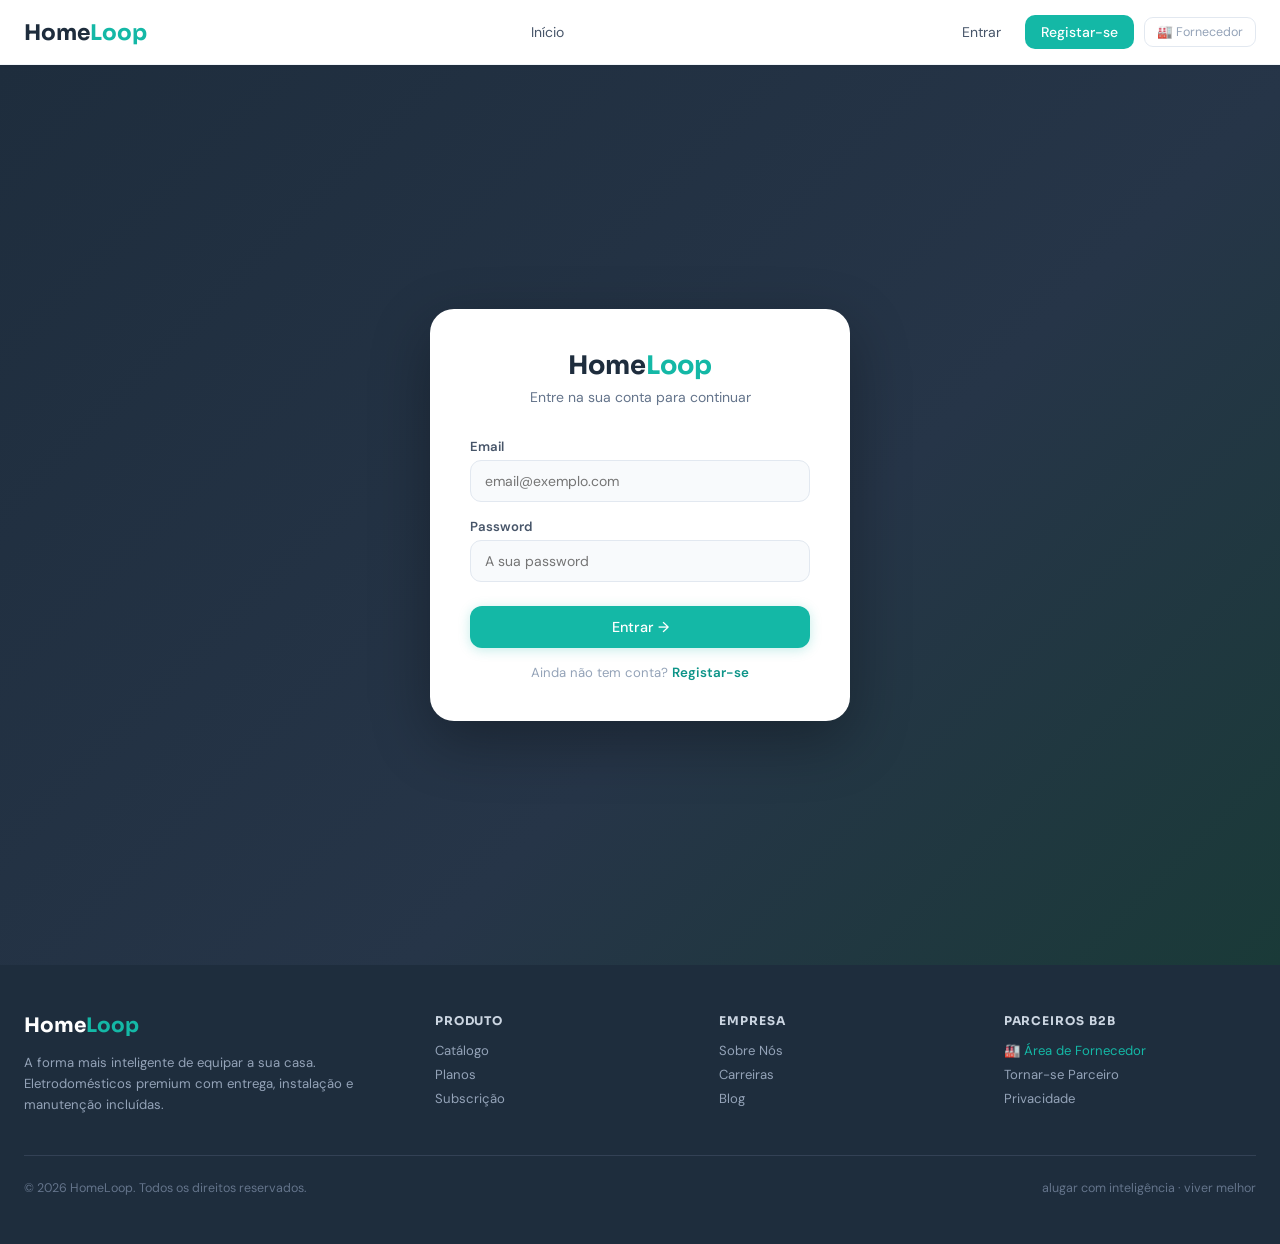
<file: index.html>
<!DOCTYPE html>
<html lang="pt">
<head>
  <meta charset="UTF-8"/>
  <meta name="viewport" content="width=device-width, initial-scale=1.0"/>
  <title>HomeLoop — Eletrodomésticos como Serviço</title>
  <link rel="stylesheet" href="css/style.css"/>
  <style>
    @keyframes pulse{0%,100%{opacity:1}50%{opacity:.5}}
    .nb-cta{background:var(--teal);color:white;padding:8px 16px;border-radius:10px;font-size:.875rem;cursor:pointer;border:none;transition:background .15s}
    .nb-cta:hover{background:var(--teal-d)}
  </style>
</head>
<body>
  <div id="navbar-root"></div>

  <!-- PÁGINAS CLIENTE (B2C) -->
  <div id="page-home"         class="page"></div>
  <div id="page-login"        class="page"></div>
  <div id="page-register"     class="page"></div>
  <div id="page-plans"        class="page"></div>
  <div id="page-appliances"   class="page"></div>
  <div id="page-subscription" class="page"></div>
  <div id="page-delivery"     class="page"></div>
  <div id="page-dashboard"    class="page"></div>

  <!-- PÁGINAS FORNECEDOR (B2B) -->
  <div id="page-supplier-login"     class="page"></div>
  <div id="page-supplier-dashboard" class="page"></div>

  <div id="footer-root"></div>

  <script src="js/data.js"></script>
  <script src="js/supplier.js"></script>
  <script src="js/app.js"></script>
  <script src="js/pages.js"></script>
  <script>
    document.getElementById('footer-root').innerHTML = renderFooter();
    updateNavbar();
    renderPage(location.pathname || '/');
  </script>
</body>
</html>
</file>
<file: css/style.css>
@import url('https://fonts.googleapis.com/css2?family=DM+Sans:ital,opsz,wght@0,9..40,400;0,9..40,500;0,9..40,600;1,9..40,400&family=Sora:wght@600;700&display=swap');

:root {
  --navy:#1E2D3D; --navy2:#263548;
  --teal:#14b8a6; --teal-d:#0d9488; --teal-l:#ccfbf1; --teal-m:#99f6e4;
  --gray-50:#f8fafc; --gray-100:#f1f5f9; --gray-200:#e2e8f0;
  --gray-400:#94a3b8; --gray-500:#64748b; --gray-600:#475569; --gray-700:#334155;
  --white:#ffffff; --red:#ef4444;
}
*{box-sizing:border-box;margin:0;padding:0}
body{font-family:'DM Sans',sans-serif;background:var(--gray-50);color:var(--gray-700);min-height:100vh;display:flex;flex-direction:column}
h1,h2,h3,h4{font-family:'Sora',sans-serif;color:var(--navy);font-weight:700}
a{text-decoration:none;color:inherit}
button{font-family:'DM Sans',sans-serif}

/* NAVBAR */
.navbar{position:sticky;top:0;z-index:100;background:rgba(255,255,255,0.97);backdrop-filter:blur(8px);border-bottom:1px solid var(--gray-100);box-shadow:0 1px 4px rgba(0,0,0,0.06)}
.nb-inner{max-width:1280px;margin:0 auto;padding:0 1.5rem;height:64px;display:flex;align-items:center;justify-content:space-between}
.nb-logo{font-family:'Sora',sans-serif;font-size:1.35rem;font-weight:700;color:var(--navy);cursor:pointer}
.nb-logo span{color:var(--teal)}
.nb-links{display:flex;align-items:center;gap:4px}
.nb-link{padding:8px 14px;border-radius:10px;font-size:0.875rem;color:var(--gray-600);cursor:pointer;transition:all .15s;background:none;border:none}
.nb-link:hover,.nb-link.active{background:var(--teal-l);color:var(--teal-d)}
.nb-right{display:flex;align-items:center;gap:10px}
.nb-user{font-size:0.85rem;color:var(--gray-500)}
.nb-user strong{color:var(--navy)}
.btn-logout{padding:7px 14px;border-radius:10px;font-size:0.8rem;border:1px solid var(--gray-200);background:none;color:var(--gray-500);cursor:pointer;transition:all .15s}
.btn-logout:hover{border-color:var(--red);color:var(--red)}
.nb-cart{position:relative;display:flex;align-items:center;gap:6px;background:var(--teal);color:white;padding:8px 16px;border-radius:10px;font-size:0.875rem;cursor:pointer;border:none;transition:background .15s}
.nb-cart:hover{background:var(--teal-d)}
.cart-badge{position:absolute;top:-7px;right:-7px;background:#f97316;color:white;width:20px;height:20px;border-radius:50%;font-size:0.7rem;font-weight:700;display:flex;align-items:center;justify-content:center}
.nb-burger{display:none;background:none;border:none;cursor:pointer;padding:8px;font-size:1.4rem}
.nb-mobile{display:none;background:white;border-top:1px solid var(--gray-100);padding:12px 16px}
.nb-mobile.open{display:block}
.nb-mobile button,.nb-mobile a{display:block;width:100%;text-align:left;padding:10px 12px;border-radius:10px;font-size:0.9rem;color:var(--gray-600);background:none;border:none;cursor:pointer;margin-bottom:2px}
.nb-mobile button:hover{background:var(--gray-50)}

/* PAGES */
.page{display:none}.page.active{display:block}

/* BUTTONS */
.btn{display:inline-flex;align-items:center;justify-content:center;gap:8px;padding:12px 24px;border-radius:12px;font-size:0.9rem;font-weight:500;cursor:pointer;border:none;transition:all .2s;font-family:'DM Sans',sans-serif}
.btn-primary{background:var(--teal);color:white;box-shadow:0 2px 12px rgba(20,184,166,.25)}
.btn-primary:hover{background:var(--teal-d);transform:translateY(-1px)}
.btn-primary:disabled{background:var(--gray-200);color:var(--gray-400);cursor:not-allowed;transform:none;box-shadow:none}
.btn-outline{background:white;color:var(--navy);border:1px solid var(--gray-200)}
.btn-outline:hover{border-color:var(--teal);color:var(--teal-d)}
.btn-ghost{background:rgba(255,255,255,.12);color:white;border:1px solid rgba(255,255,255,.2)}
.btn-ghost:hover{background:rgba(255,255,255,.2)}
.btn-danger{background:#fee2e2;color:var(--red);border:1px solid #fca5a5}
.btn-danger:hover{background:#fecaca}
.w-full{width:100%}

/* HERO */
.hero{background:linear-gradient(135deg,var(--navy) 0%,var(--navy2) 55%,#1a3a38 100%);padding:6rem 1.5rem;position:relative;overflow:hidden}
.hero::before,.hero::after{content:'';position:absolute;border-radius:50%;filter:blur(80px)}
.hero::before{top:4rem;left:18%;width:22rem;height:22rem;background:var(--teal);opacity:.07}
.hero::after{bottom:1rem;right:15%;width:18rem;height:18rem;background:var(--teal);opacity:.05}
.hero-inner{max-width:1280px;margin:0 auto;position:relative;z-index:1}
.hero-badge{display:inline-flex;align-items:center;gap:8px;background:rgba(20,184,166,.15);border:1px solid rgba(20,184,166,.3);border-radius:999px;padding:5px 14px;margin-bottom:1.25rem;color:#5eead4;font-size:.82rem}
.hero h1{font-size:clamp(2.2rem,5.5vw,4rem);color:white;line-height:1.1;margin-bottom:1.25rem}
.hero h1 span{color:var(--teal)}
.hero-desc{color:#cbd5e1;font-size:1rem;max-width:30rem;margin-bottom:2rem;line-height:1.7}
.hero-desc strong{color:white}
.hero-btns{display:flex;gap:12px;flex-wrap:wrap}
.hero-trust{display:flex;gap:1.5rem;margin-top:1.75rem;flex-wrap:wrap}
.hero-trust-item{display:flex;align-items:center;gap:6px;color:#94a3b8;font-size:.83rem}

/* STATS */
.stats-bar{background:white;border-bottom:1px solid var(--gray-100)}
.stats-inner{max-width:1280px;margin:0 auto;padding:1.75rem 1.5rem;display:grid;grid-template-columns:repeat(4,1fr);gap:1rem}
.stat-item{text-align:center}
.stat-val{font-family:'Sora',sans-serif;font-size:1.4rem;font-weight:700;color:var(--navy)}
.stat-lbl{font-size:.82rem;color:var(--gray-500);margin-top:3px}

/* SECTIONS */
.section{padding:4.5rem 1.5rem}
.sec-inner{max-width:1280px;margin:0 auto}
.sec-hdr{text-align:center;margin-bottom:3rem}
.sec-hdr h2{font-size:clamp(1.6rem,3.5vw,2.2rem);margin-bottom:.75rem}
.sec-hdr p{color:var(--gray-500);font-size:.95rem;max-width:34rem;margin:0 auto}

/* CARDS */
.card{background:white;border-radius:20px;border:1px solid var(--gray-100);box-shadow:0 1px 3px rgba(0,0,0,.05)}

/* BENEFIT GRID */
.benefit-grid{display:grid;grid-template-columns:repeat(4,1fr);gap:1.25rem}
.benefit-card{padding:1.5rem}
.benefit-icon{width:44px;height:44px;background:var(--teal-l);border-radius:12px;display:flex;align-items:center;justify-content:center;margin-bottom:.875rem;font-size:1.3rem}
.benefit-card h3{font-size:.95rem;margin-bottom:.4rem}
.benefit-card p{color:var(--gray-500);font-size:.82rem;line-height:1.55}

/* PLANS SECTION */
.plans-grid{display:grid;grid-template-columns:1fr 1fr;gap:1.5rem;max-width:700px;margin:0 auto}
.plan-card{border-radius:20px;border:2px solid var(--gray-200);background:white;overflow:hidden;cursor:pointer;transition:all .2s;position:relative}
.plan-card:hover{border-color:var(--teal);box-shadow:0 4px 20px rgba(20,184,166,.15);transform:translateY(-2px)}
.plan-card.selected{border-color:var(--teal);box-shadow:0 0 0 4px rgba(20,184,166,.15)}
.plan-card.selected::after{content:'✓ Selecionado';position:absolute;top:12px;right:12px;background:var(--teal);color:white;font-size:.72rem;font-weight:600;padding:3px 10px;border-radius:999px}
.plan-head{padding:1.5rem;background:linear-gradient(135deg,var(--navy),var(--navy2))}
.plan-head h3{color:white;font-size:1rem;margin-bottom:.25rem}
.plan-price-row{display:flex;align-items:flex-end;gap:6px;margin-top:.5rem}
.plan-price{font-family:'Sora',sans-serif;font-size:2.2rem;font-weight:700;color:white}
.plan-period{color:#94a3b8;margin-bottom:6px;font-size:.85rem}
.plan-body{padding:1.25rem}
.plan-feature{display:flex;align-items:flex-start;gap:8px;font-size:.85rem;color:var(--gray-600);margin-bottom:10px}
.plan-feature span:first-child{color:var(--teal);flex-shrink:0;font-size:1rem}

/* APPLIANCE GRID */
.app-grid{display:grid;grid-template-columns:repeat(3,1fr);gap:1.25rem}
.app-card{background:white;border-radius:18px;border:1.5px solid var(--gray-100);overflow:hidden;transition:all .25s}
.app-card:hover{transform:translateY(-3px);box-shadow:0 10px 28px rgba(0,0,0,.09)}
.app-card.selected{border-color:var(--teal);box-shadow:0 0 0 3px rgba(20,184,166,.18)}
.app-img{position:relative;height:190px;overflow:hidden}
.app-img img{width:100%;height:100%;object-fit:cover;transition:transform .5s}
.app-card:hover .app-img img{transform:scale(1.04)}
.app-cat{position:absolute;top:10px;left:10px;background:rgba(255,255,255,.92);backdrop-filter:blur(4px);border-radius:999px;padding:3px 11px;font-size:.72rem;color:var(--gray-600)}
.app-check{position:absolute;top:10px;right:10px;background:var(--teal);border-radius:50%;width:26px;height:26px;display:flex;align-items:center;justify-content:center;color:white;font-size:.85rem}
.app-body{padding:1.1rem}
.app-brand{font-size:.72rem;color:var(--teal-d);font-weight:600;margin-bottom:3px}
.app-name{font-size:.9rem;color:var(--navy);margin-bottom:5px}
.app-desc{font-size:.78rem;color:var(--gray-500);line-height:1.5;margin-bottom:.875rem}
.app-feats{display:flex;flex-wrap:wrap;gap:5px;margin-bottom:.875rem}
.app-feat{background:var(--gray-50);border:1px solid var(--gray-100);color:var(--gray-500);font-size:.68rem;padding:2px 9px;border-radius:7px}
.btn-add{width:100%;padding:9px;border-radius:11px;font-size:.82rem;font-weight:500;border:none;cursor:pointer;transition:all .2s;font-family:'DM Sans',sans-serif}
.btn-add.can-add{background:var(--teal);color:white}
.btn-add.can-add:hover{background:var(--teal-d)}
.btn-add.is-added{background:var(--teal-l);color:var(--teal-d);border:1px solid var(--teal-m)}
.btn-add.is-added:hover{background:#fee2e2;color:var(--red);border-color:#fca5a5}
.btn-add.is-full{background:var(--gray-100);color:var(--gray-400);cursor:not-allowed}
.btn-add.no-plan{background:var(--gray-100);color:var(--gray-400);cursor:not-allowed}

/* SEARCH/FILTER */
.filter-bar{display:flex;gap:12px;flex-wrap:wrap;margin-bottom:1.5rem;align-items:center}
.search-box{position:relative;flex:1;max-width:26rem}
.search-box input{width:100%;padding:9px 14px 9px 38px;border:1px solid var(--gray-200);border-radius:11px;font-size:.875rem;background:white;outline:none;transition:all .15s;font-family:'DM Sans',sans-serif;color:var(--gray-700)}
.search-box input:focus{border-color:var(--teal);box-shadow:0 0 0 3px rgba(20,184,166,.12)}
.search-icon{position:absolute;left:11px;top:50%;transform:translateY(-50%);color:var(--gray-400);font-size:.9rem}
.filter-pills{display:flex;gap:6px;flex-wrap:wrap}
.fpill{padding:7px 14px;border-radius:10px;font-size:.82rem;cursor:pointer;border:1px solid var(--gray-200);background:white;color:var(--gray-600);transition:all .15s;font-family:'DM Sans',sans-serif}
.fpill:hover{border-color:var(--teal);color:var(--teal-d)}
.fpill.active{background:var(--teal);color:white;border-color:var(--teal)}

/* PROGRESS BAR */
.prog-wrap{display:flex;align-items:center;gap:14px;flex-wrap:wrap;margin-top:1rem}
.prog-bar-track{flex:1;max-width:22rem;height:8px;background:var(--gray-100);border-radius:999px;overflow:hidden}
.prog-bar-fill{height:100%;background:linear-gradient(90deg,#2dd4bf,var(--teal));border-radius:999px;transition:width .5s}

/* STICKY BAR */
.sticky-bar{position:fixed;bottom:0;left:0;right:0;background:white;border-top:1px solid var(--gray-200);box-shadow:0 -4px 14px rgba(0,0,0,.08);z-index:50;display:none}
.sticky-bar.show{display:block}
.sticky-inner{max-width:1280px;margin:0 auto;padding:14px 1.5rem;display:flex;align-items:center;justify-content:space-between;gap:12px}

/* PAGE HEADER */
.ph{background:white;border-bottom:1px solid var(--gray-100)}
.ph-inner{max-width:1280px;margin:0 auto;padding:2.5rem 1.5rem}
.ph h1{font-size:clamp(1.6rem,3.5vw,2.2rem);margin-bottom:.4rem}
.ph p{color:var(--gray-500);font-size:.95rem}

/* PAGE CONTENT */
.pc{max-width:1280px;margin:0 auto;padding:2rem 1.5rem}

/* SUBSCRIPTION */
.sub-grid{display:grid;grid-template-columns:1fr 360px;gap:2rem}
.slot-row{display:grid;grid-template-columns:repeat(8,1fr);gap:5px;margin-top:10px}
.slot{height:34px;border-radius:9px;display:flex;align-items:center;justify-content:center;font-size:.95rem;transition:all .2s}
.slot.filled{background:var(--teal-l);border:2px solid var(--teal-m)}
.slot.empty{background:var(--gray-50);border:2px dashed var(--gray-200);color:var(--gray-300);font-size:.8rem}
.plan-head-card{background:linear-gradient(135deg,var(--navy),var(--navy2));padding:1.5rem;border-radius:20px 20px 0 0}

/* DELIVERY */
.del-grid{display:grid;grid-template-columns:1fr 300px;gap:2rem}
.cal-nav{display:flex;align-items:center;justify-content:space-between;margin-bottom:1.25rem}
.cal-grid{display:grid;grid-template-columns:repeat(7,1fr);gap:3px}
.cal-dn{text-align:center;font-size:.72rem;color:var(--gray-400);padding:7px 0}
.cal-day{aspect-ratio:1;border-radius:9px;font-size:.82rem;display:flex;align-items:center;justify-content:center;cursor:pointer;transition:all .15s;border:none;background:none;font-family:'DM Sans',sans-serif}
.cal-day:hover:not(:disabled){background:var(--teal-l);color:var(--teal-d)}
.cal-day.sel{background:var(--teal);color:white;box-shadow:0 2px 8px rgba(20,184,166,.35)}
.cal-day:disabled{color:var(--gray-200);cursor:not-allowed}
.ts-grid{display:grid;grid-template-columns:repeat(2,1fr);gap:8px}
.ts-btn{padding:10px;border:1px solid var(--gray-200);border-radius:11px;font-size:.82rem;cursor:pointer;transition:all .15s;background:white;font-family:'DM Sans',sans-serif;color:var(--gray-600)}
.ts-btn:hover{border-color:var(--teal);background:var(--teal-l)}
.ts-btn.sel{border-color:var(--teal);background:var(--teal-l);color:var(--teal-d)}

/* DASHBOARD */
.dash-hero{background:linear-gradient(135deg,var(--navy),var(--navy2));padding:2.25rem 1.5rem}
.dash-inner{max-width:1280px;margin:0 auto}
.kpi-grid{display:grid;grid-template-columns:repeat(4,1fr);gap:12px;margin-top:1.75rem}
.kpi{background:rgba(255,255,255,.1);backdrop-filter:blur(4px);border:1px solid rgba(255,255,255,.1);border-radius:16px;padding:1rem}
.kpi-icon{color:var(--teal);margin-bottom:6px;font-size:1.1rem}
.kpi-val{color:white;font-family:'Sora',sans-serif;font-size:1.25rem;font-weight:700}
.kpi-lbl{color:#cbd5e1;font-size:.72rem;margin-top:3px}

/* LOGIN */
.login-screen{min-height:100vh;display:flex;align-items:center;justify-content:center;background:linear-gradient(135deg,var(--navy) 0%,var(--navy2) 60%,#1a3a38 100%);padding:1.5rem}
.login-box{background:white;border-radius:24px;padding:2.5rem;width:100%;max-width:420px;box-shadow:0 20px 60px rgba(0,0,0,.3)}
.login-logo{font-family:'Sora',sans-serif;font-size:1.6rem;font-weight:700;color:var(--navy);text-align:center;margin-bottom:.4rem}
.login-logo span{color:var(--teal)}
.login-sub{text-align:center;color:var(--gray-500);font-size:.875rem;margin-bottom:2rem}
.field{margin-bottom:1rem}
.field label{display:block;font-size:.82rem;font-weight:600;color:var(--gray-600);margin-bottom:5px}
.field input{width:100%;padding:11px 14px;border:1px solid var(--gray-200);border-radius:11px;font-size:.875rem;font-family:'DM Sans',sans-serif;color:var(--gray-700);outline:none;transition:all .15s}
.field input:focus{border-color:var(--teal);box-shadow:0 0 0 3px rgba(20,184,166,.12)}
.login-err{background:#fee2e2;color:var(--red);border:1px solid #fca5a5;border-radius:10px;padding:10px 14px;font-size:.82rem;margin-bottom:1rem;display:none}
.login-err.show{display:block}
.login-hint{text-align:center;color:var(--gray-400);font-size:.78rem;margin-top:1rem}
.login-hint strong{color:var(--gray-500)}

/* SUCCESS */
.success-wrap{display:flex;align-items:center;justify-content:center;min-height:65vh;padding:2rem}
.success-box{background:white;border-radius:24px;padding:2.75rem;max-width:28rem;width:100%;text-align:center;border:1px solid var(--gray-100);box-shadow:0 4px 24px rgba(0,0,0,.08)}
.success-icon{width:76px;height:76px;background:var(--teal-l);border-radius:50%;display:flex;align-items:center;justify-content:center;margin:0 auto 1.5rem;font-size:2.2rem}

/* INFO BANNER */
.info-banner{border-radius:14px;padding:.875rem 1rem;font-size:.83rem;line-height:1.55;display:flex;gap:10px;align-items:flex-start}
.info-blue{background:#eff6ff;border:1px solid #bfdbfe;color:#1d4ed8}
.info-teal{background:var(--teal-l);border:1px solid var(--teal-m);color:var(--teal-d)}
.info-amber{background:#fffbeb;border:1px solid #fde68a;color:#92400e}

/* FORMS */
input[type=text],textarea{width:100%;padding:11px 14px;border:1px solid var(--gray-200);border-radius:11px;font-size:.875rem;color:var(--gray-700);background:var(--gray-50);outline:none;transition:all .15s;font-family:'DM Sans',sans-serif}
input[type=text]:focus,textarea:focus{border-color:var(--teal);box-shadow:0 0 0 3px rgba(20,184,166,.12);background:white}
textarea{resize:none}

/* BADGE */
.badge{display:inline-flex;align-items:center;gap:4px;padding:2px 9px;border-radius:999px;font-size:.72rem;border:1px solid}
.bg-green{background:#f0fdf4;color:#16a34a;border-color:#bbf7d0}
.bg-blue{background:#eff6ff;color:#2563eb;border-color:#bfdbfe}
.bg-orange{background:#fff7ed;color:#ea580c;border-color:#fed7aa}
.bg-teal{background:var(--teal-l);color:var(--teal-d);border-color:var(--teal-m)}

/* UTIL */
.flex{display:flex}.frow{flex-direction:row}.fcol{flex-direction:column}
.items-center{align-items:center}.justify-between{justify-content:space-between}.justify-center{justify-content:center}
.gap-2{gap:8px}.gap-3{gap:12px}.gap-4{gap:16px}.flex-1{flex:1}.flex-shrink-0{flex-shrink:0}
.text-sm{font-size:.875rem}.text-xs{font-size:.75rem}.text-teal{color:var(--teal-d)}.text-gray{color:var(--gray-500)}.text-navy{color:var(--navy)}.text-red{color:var(--red)}
.fw-600{font-weight:600}.text-center{text-align:center}
.mt-1{margin-top:4px}.mt-2{margin-top:8px}.mt-3{margin-top:12px}.mt-4{margin-top:16px}.mt-6{margin-top:24px}.mt-8{margin-top:32px}
.mb-1{margin-bottom:4px}.mb-2{margin-bottom:8px}.mb-3{margin-bottom:12px}.mb-4{margin-bottom:16px}.mb-6{margin-bottom:24px}
.p-4{padding:16px}.p-5{padding:20px}.p-6{padding:24px}
.truncate{white-space:nowrap;overflow:hidden;text-overflow:ellipsis}
@keyframes pulse{0%,100%{opacity:1}50%{opacity:.5}}
.pulse{animation:pulse 2s infinite}

/* RESPONSIVE */
@media(max-width:1024px){
  .benefit-grid{grid-template-columns:repeat(2,1fr)}
  .app-grid{grid-template-columns:repeat(2,1fr)}
  .kpi-grid{grid-template-columns:repeat(2,1fr)}
  .sub-grid,.del-grid{grid-template-columns:1fr}
  .plans-grid{grid-template-columns:1fr 1fr;max-width:100%}
}
@media(max-width:768px){
  .nb-links,.nb-right{display:none}
  .nb-burger{display:flex}
  .app-grid{grid-template-columns:1fr}
  .stats-inner{grid-template-columns:repeat(2,1fr)}
  .benefit-grid{grid-template-columns:1fr}
  .plans-grid{grid-template-columns:1fr}
  .hero{padding:3.5rem 1.5rem}
  .ts-grid{grid-template-columns:1fr}
  .slot-row{grid-template-columns:repeat(4,1fr)}
}

/* ═══════════════════════════════════════════════════════
   SUPPLIER / B2B PORTAL STYLES
   CR-02: Área reservada para parceiros/fornecedores
═══════════════════════════════════════════════════════ */

/* Supplier header override */
.sup-header {
  background: linear-gradient(135deg,#0f2027,#203a43,#2c5364);
}

/* Tab bar sticky */
.sup-tab-bar {
  background: white;
  border-bottom: 1px solid var(--gray-100);
  position: sticky;
  top: 0;
  z-index: 40;
  overflow-x: auto;
}

/* Mini bar chart bars */
.bar-mini {
  transition: height .4s ease, background .2s;
}
.bar-mini:hover {
  filter: brightness(1.1);
}

/* Finance table row hover */
table tbody tr:hover {
  background: var(--teal-l) !important;
  transition: background .15s;
}

/* Equipment condition badges */
.cond-excellent { background:#f0fdf4; color:#16a34a; border-color:#bbf7d0; }
.cond-good      { background:var(--teal-l); color:var(--teal-d); border-color:var(--teal-m); }
.cond-fair      { background:#fffbeb; color:#d97706; border-color:#fde68a; }
.cond-bad       { background:#fee2e2; color:var(--red); border-color:#fca5a5; }
.cond-new       { background:#eff6ff; color:#2563eb; border-color:#bfdbfe; }

/* Breakdown card open state */
.breakdown-open {
  border-left: 3px solid #f97316;
}
.breakdown-resolved {
  border-left: 3px solid #16a34a;
  opacity: .72;
}

/* Order status pills */
.order-pending   { background:#fff7ed; color:#ea580c; border-color:#fed7aa; }
.order-confirmed { background:var(--teal-l); color:var(--teal-d); border-color:var(--teal-m); }
.order-delivered { background:#f0fdf4; color:#16a34a; border-color:#bbf7d0; }

/* Anonymous comparison card */
.anon-comparison {
  background: linear-gradient(135deg, var(--navy), var(--navy2));
  border-radius: 18px;
  padding: 1.4rem;
}

/* Supplier login demo hints */
.sup-demo-hints {
  background: var(--gray-50);
  border: 1px solid var(--gray-100);
  border-radius: 12px;
  padding: 12px 14px;
}

/* KPI strip in supplier header */
.sup-kpi-strip {
  display: grid;
  grid-template-columns: repeat(4, 1fr);
  gap: 10px;
  margin-top: 1.25rem;
}
@media(max-width:768px) {
  .sup-kpi-strip { grid-template-columns: repeat(2,1fr); }
}

/* Finance export button */
.btn-export-pdf {
  display: flex;
  align-items: center;
  gap: 6px;
  background: var(--navy);
  color: white;
  border: none;
  border-radius: 10px;
  padding: 8px 16px;
  font-size: .82rem;
  cursor: pointer;
  font-family: 'DM Sans', sans-serif;
  font-weight: 600;
  transition: background .15s;
}
.btn-export-pdf:hover { background: var(--navy2); }

/* Revenue sparkline bar */
.rev-bar {
  flex: 1;
  display: flex;
  flex-direction: column;
  align-items: center;
  gap: 3px;
}
.rev-bar-fill {
  width: 100%;
  background: var(--teal-l);
  border-radius: 5px 5px 0 0;
  transition: height .4s ease;
  cursor: default;
}
.rev-bar-fill.current {
  background: var(--teal);
}
.rev-bar-label {
  font-size: .6rem;
  color: var(--gray-400);
}

/* Supplier nav link in main navbar */
.nb-link-supplier {
  font-size: .78rem;
  color: var(--gray-400);
  border: 1px solid var(--gray-200);
  padding: 6px 12px;
  border-radius: 9px;
}
.nb-link-supplier:hover {
  border-color: var(--teal);
  color: var(--teal-d);
  background: var(--teal-l);
}

/* Responsive supplier dashboard */
@media(max-width:1024px) {
  #page-supplier-dashboard [style*="grid-template-columns:1fr 1fr 1fr"] {
    grid-template-columns: 1fr 1fr !important;
  }
  #page-supplier-dashboard [style*="grid-template-columns:repeat(3"] {
    grid-template-columns: 1fr 1fr !important;
  }
  #page-supplier-dashboard [style*="grid-template-columns:repeat(4"] {
    grid-template-columns: repeat(2,1fr) !important;
  }
}
@media(max-width:640px) {
  #page-supplier-dashboard [style*="grid-template-columns"] {
    grid-template-columns: 1fr !important;
  }
}
</file>
